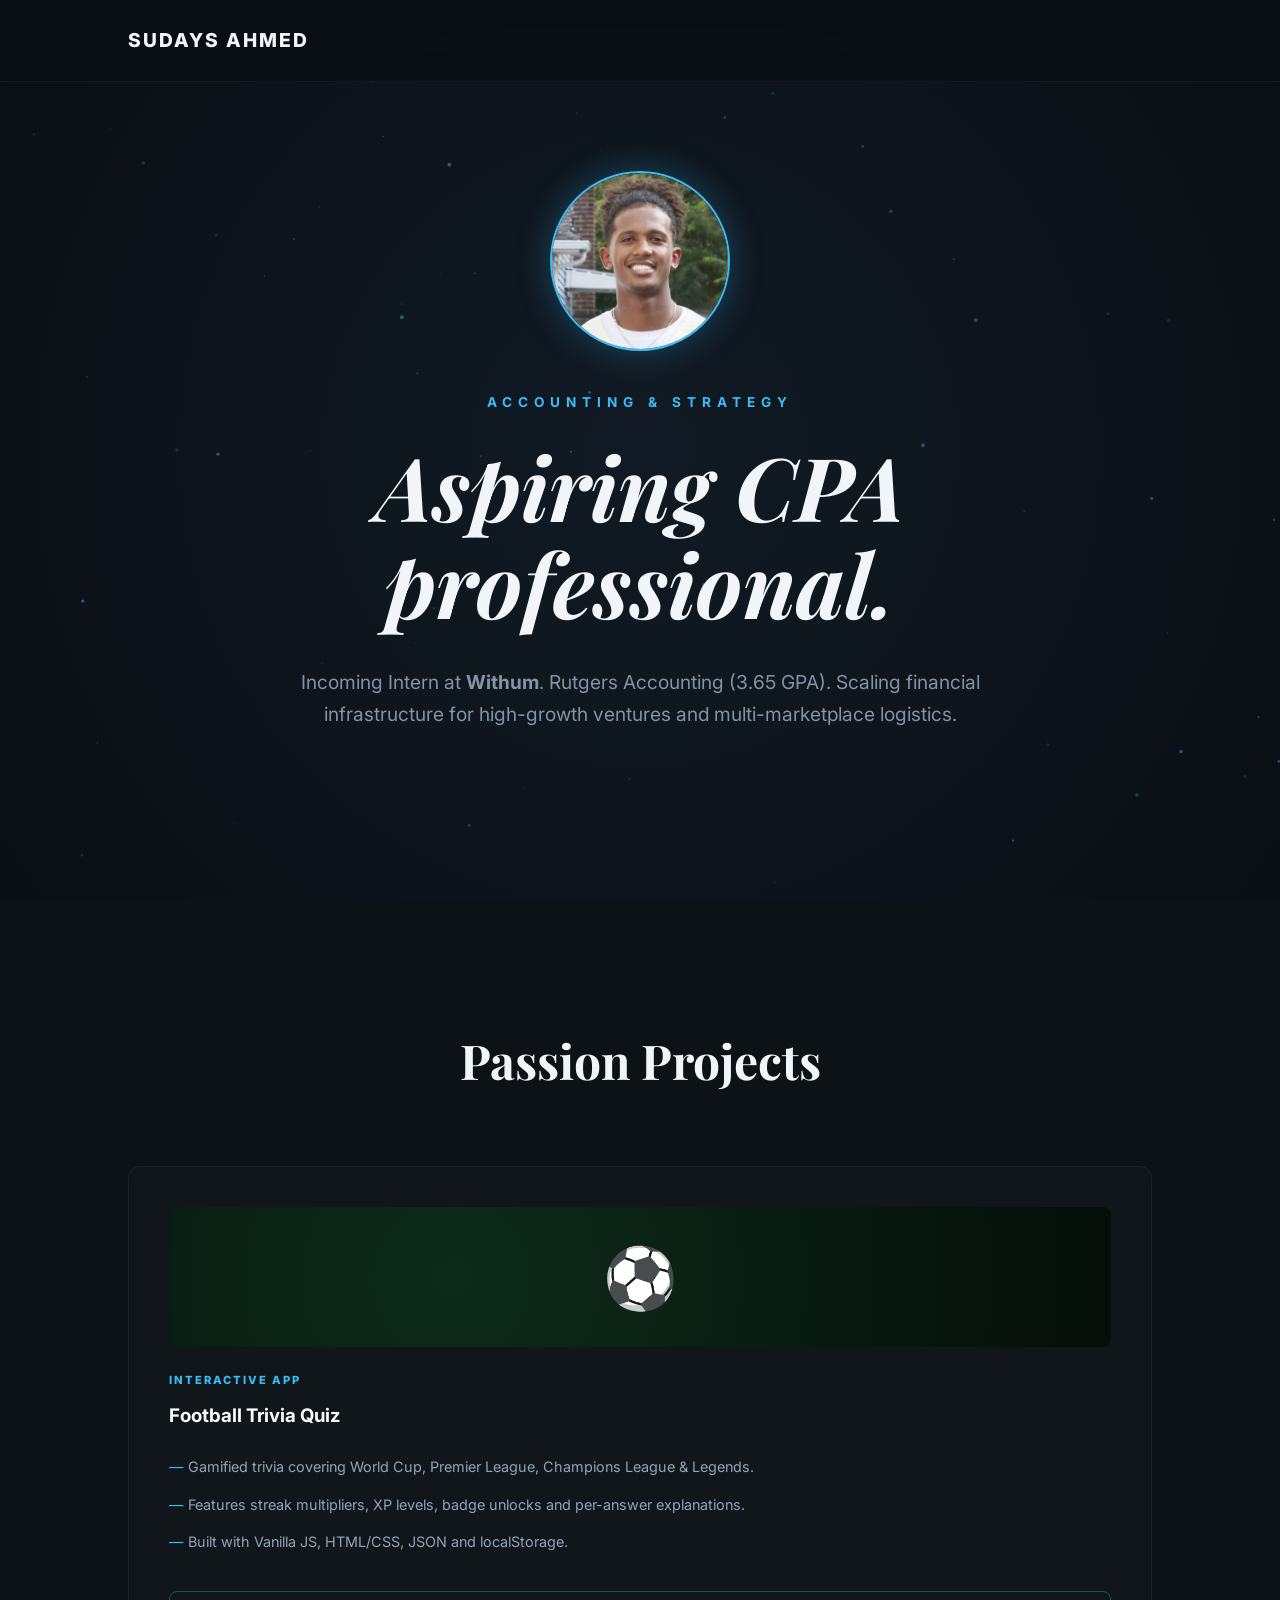
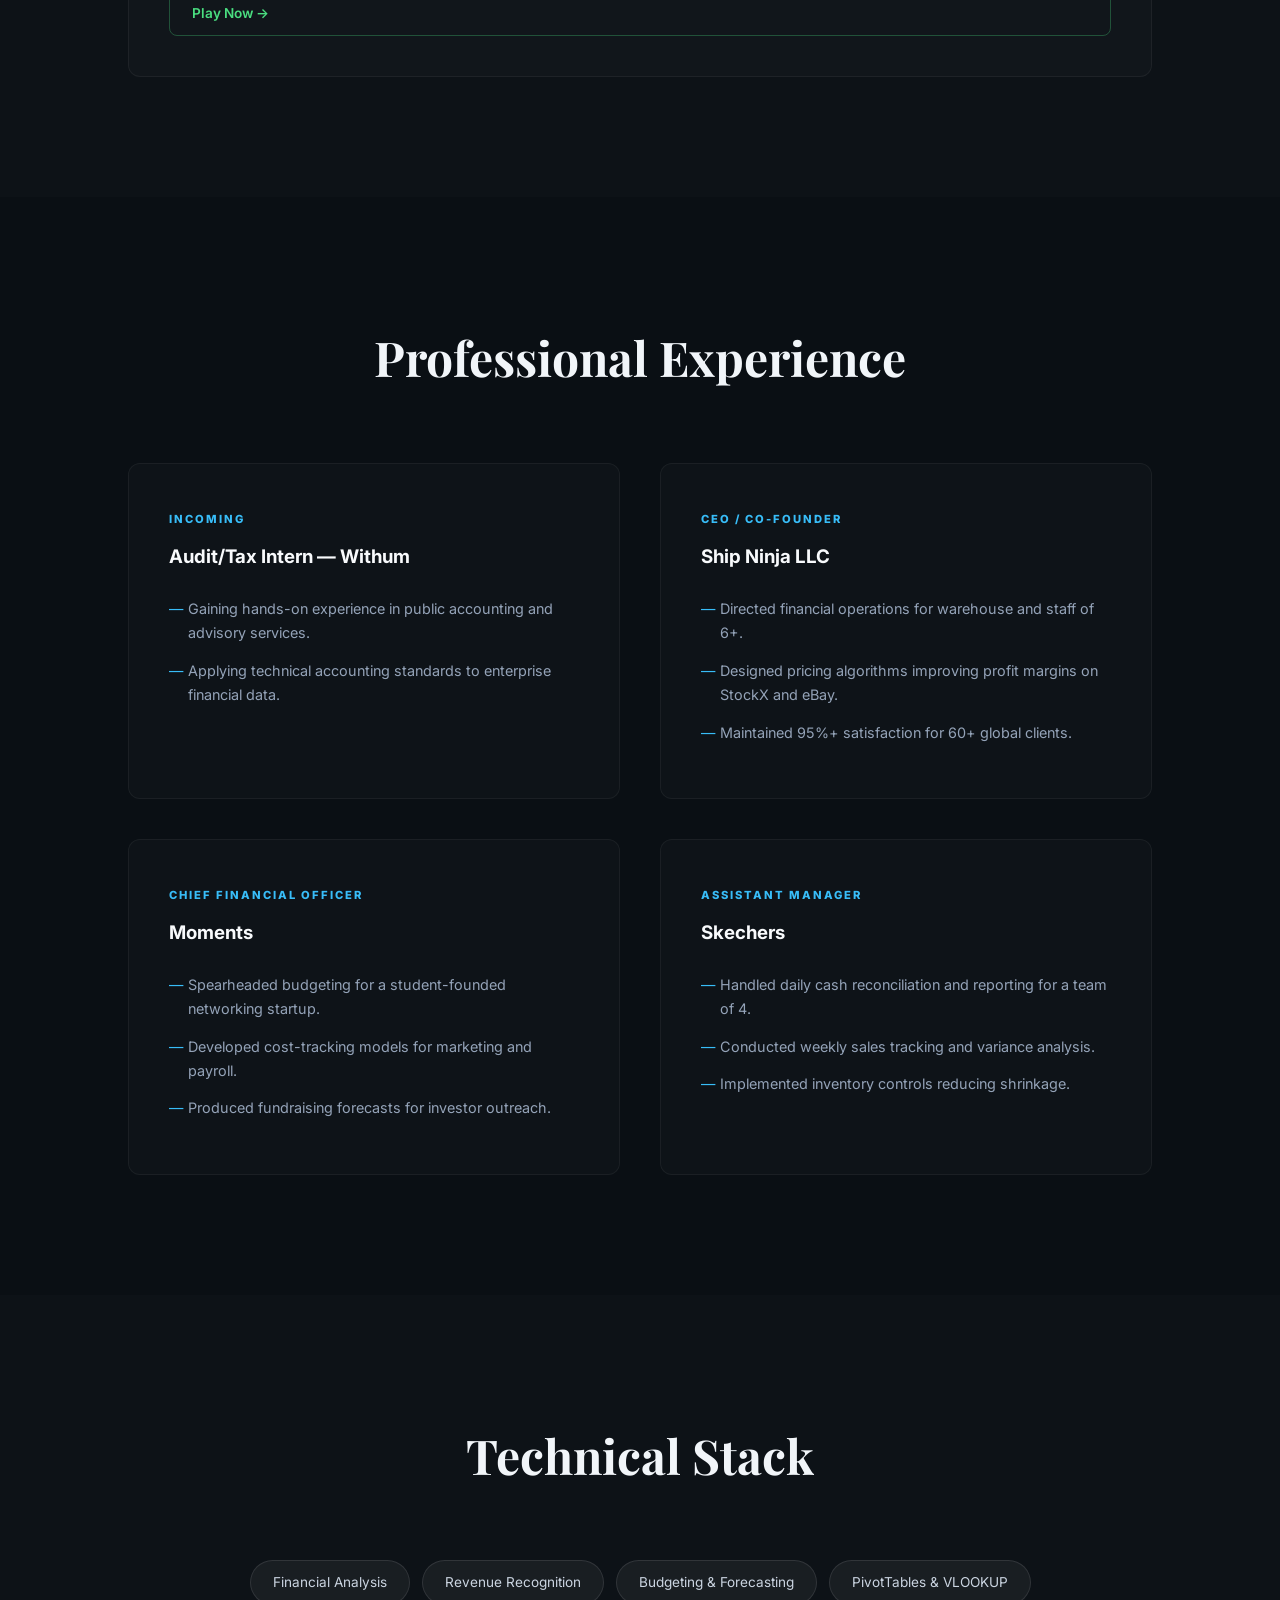
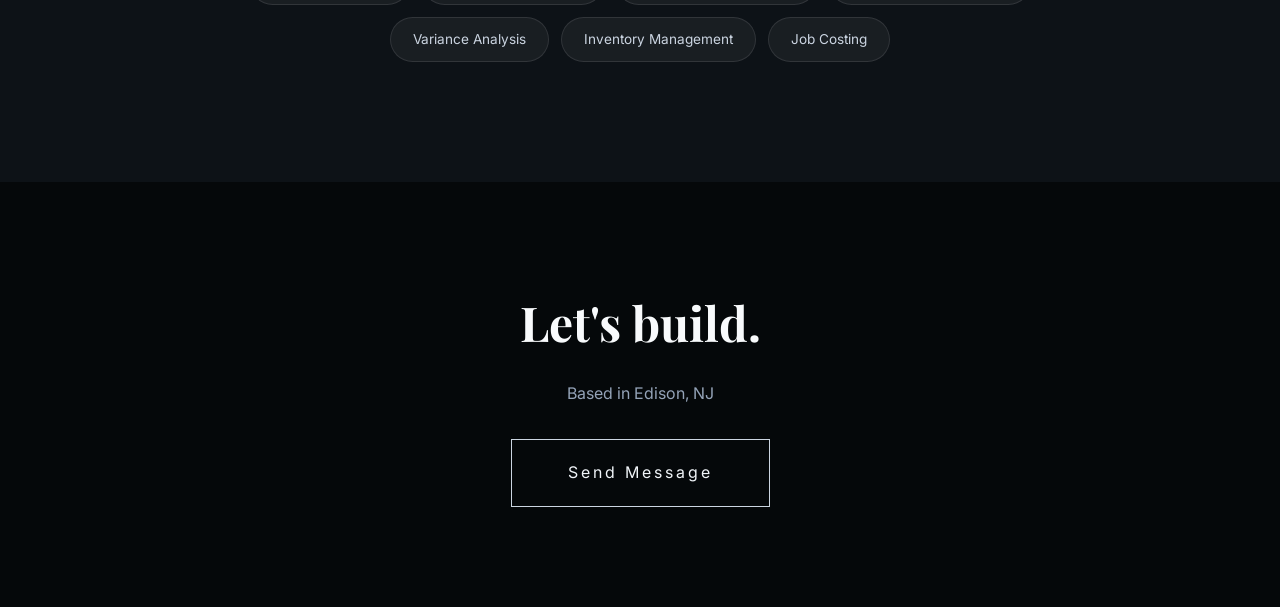
<file: index.html>
<!DOCTYPE html>
<html lang="en">
<head>
    <meta charset="UTF-8">
    <meta name="viewport" content="width=device-width, initial-scale=1.0">
    <title>Sudays Ahmed | Financial Leadership</title>
    
    <link href="https://fonts.googleapis.com/css2?family=Inter:wght@300;400;600;800&family=Playfair+Display:ital,wght@0,700;1,700&display=swap" rel="stylesheet">
    <link rel="stylesheet" href="https://cdnjs.cloudflare.com/ajax/libs/font-awesome/6.0.0/css/all.min.css">
    <link href="https://unpkg.com/aos@2.3.1/dist/aos.css" rel="stylesheet">
    
    <style>
        :root {
            --midnight: #0a0f14;
            --silver: #cbd5e1;
            --electric-blue: #38bdf8;
            --soft-white: #f1f5f9;
            --text-main: #f8fafc;
            --text-muted: #94a3b8;
        }
        * {
            margin: 0;
            padding: 0;
            box-sizing: border-box;
            scroll-behavior: smooth;
        }

        body {
            font-family: 'Inter', sans-serif;
            background-color: var(--midnight);
            color: var(--text-main);
            line-height: 1.7;
            overflow-x: hidden;
        }

        /* --- Particle Canvas --- */
        #hero-canvas {
            position: absolute;
            top: 0; left: 0;
            width: 100%; height: 100%;
            z-index: 1;
            pointer-events: none;
        }

        #progress-bar {
            position: fixed;
            top: 0; left: 0; height: 3px;
            background: var(--electric-blue);
            z-index: 2000;
            width: 0%;
            transition: width 0.1s ease-out;
            box-shadow: 0 0 10px var(--electric-blue);
        }

        nav {
            position: fixed;
            width: 100%;
            padding: 1.5rem 10%;
            display: flex;
            justify-content: space-between;
            align-items: center;
            background: rgba(10, 15, 20, 0.85);
            backdrop-filter: blur(15px);
            z-index: 1000;
            border-bottom: 1px solid rgba(255,255,255,0.05);
        }

        .logo { font-weight: 800; letter-spacing: 2px; font-size: 1.2rem; color: var(--soft-white); }

        /* --- Hero Section --- */
        header {
            height: 100vh;
            display: flex;
            flex-direction: column;
            align-items: center;
            justify-content: center;
            padding: 0 10%;
            background: radial-gradient(circle at center, #111a24 0%, #0a0f14 100%);
            text-align: center;
            position: relative;
            overflow: hidden;
        }

        .hero-content { z-index: 2; max-width: 900px; }

        .hero-headshot {
            width: 180px;
            height: 180px;
            border-radius: 50%;
            object-fit: cover;
            border: 2px solid var(--electric-blue);
            box-shadow: 0 0 35px rgba(56, 189, 248, 0.3);
            margin-bottom: 2.5rem;
            opacity: 0;
            transform: scale(0.8);
        }

        .hero-tag {
            color: var(--electric-blue);
            text-transform: uppercase;
            letter-spacing: 6px;
            font-weight: 700;
            font-size: 0.85rem;
            margin-bottom: 1.5rem;
            display: block;
            opacity: 0;
            transform: translateY(20px);
        }

        header h1 {
            font-family: 'Playfair Display', serif;
            font-size: clamp(2.8rem, 8vw, 5.5rem);
            line-height: 1.1;
            margin-bottom: 2rem;
            color: var(--soft-white);
            opacity: 0;
            transform: translateY(30px);
            font-style: italic;
        }

        .hero-subtext {
            font-size: 1.2rem;
            color: var(--text-muted);
            max-width: 750px;
            margin: 0 auto;
            opacity: 0;
            transform: translateY(20px);
        }

        /* --- Sections --- */
        section { padding: 120px 10%; background: var(--midnight); position: relative; z-index: 2; }

        .section-header h2 {
            font-family: 'Playfair Display', serif;
            font-size: 3rem;
            color: var(--soft-white);
            margin-bottom: 4rem;
            text-align: center;
        }

        .experience-grid {
            display: grid;
            grid-template-columns: repeat(auto-fit, minmax(320px, 1fr));
            gap: 2.5rem;
        }

        .work-card {
            background: rgba(255, 255, 255, 0.02);
            padding: 2.5rem;
            border-radius: 12px;
            border: 1px solid rgba(255, 255, 255, 0.05);
            transition: 0.4s ease;
        }

        .work-card:hover {
            transform: translateY(-10px);
            border-color: var(--electric-blue);
            background: rgba(255, 255, 255, 0.04);
        }

        .role-tag {
            color: var(--electric-blue);
            font-size: 0.7rem;
            font-weight: 800;
            text-transform: uppercase;
            letter-spacing: 2px;
        }

        .work-card ul {
            list-style: none;
            margin-top: 1.5rem;
            color: var(--text-muted);
            font-size: 0.9rem;
        }

        .work-card ul li {
            margin-bottom: 0.8rem;
            padding-left: 1.2rem;
            position: relative;
        }

        .work-card ul li::before {
            content: "—";
            color: var(--electric-blue);
            position: absolute; left: 0;
        }

        /* --- Skills --- */
        .skill-container {
            display: flex;
            flex-wrap: wrap;
            justify-content: center;
            gap: 12px;
            max-width: 900px;
            margin: 0 auto;
        }

        .skill-item {
            background: rgba(255,255,255,0.05);
            padding: 10px 22px;
            border-radius: 50px;
            font-size: 0.85rem;
            color: var(--silver);
            border: 1px solid rgba(255,255,255,0.1);
        }

        footer { padding: 100px 10%; text-align: center; background: #05080a; }

        .contact-btn {
            display: inline-block;
            border: 1px solid var(--silver);
            color: var(--soft-white);
            padding: 1.2rem 3.5rem;
            text-decoration: none;
            letter-spacing: 3px;
            margin-top: 2rem;
            transition: 0.4s;
        }
    </style>
</head>
<body>

    <div id="progress-bar"></div>

    <nav>
        <div class="logo">SUDAYS AHMED</div>
    </nav>

    <header>
        <canvas id="hero-canvas"></canvas>
        <img src="assets/linkedin-photo.jpg" alt="Sudays Ahmed" class="hero-headshot" id="hero-img">
        <div class="hero-content">
            <span class="hero-tag">Accounting & Strategy</span>
            <h1 id="hero-title">Aspiring CPA professional.</h1>
            <p id="hero-para" class="hero-subtext">
                Incoming Intern at <strong>Withum</strong>. Rutgers Accounting (3.65 GPA). Scaling financial infrastructure for high-growth ventures and multi-marketplace logistics.
            </p>
        </div>
    </header>
<!-- PASSION PROJECTS -->
<section id="projects" style="background: rgba(255,255,255,0.01);">
    <div class="section-header" data-aos="fade-up">
      <h2 style="font-family: 'Playfair Display'; font-size: 3rem; color: #f1f5f9; margin-bottom: 4rem; text-align: center;">Passion Projects</h2>
    </div>
    <div style="display: grid; grid-template-columns: repeat(auto-fit, minmax(340px, 1fr)); gap: 2.5rem;">
  
      <!-- Football Trivia -->
      <div class="work-card" data-aos="fade-up" style="display:flex; flex-direction:column;">
        <div style="height:140px; background: radial-gradient(circle at 30%, #0d2b1a, #050e09); border-radius:8px; display:flex; align-items:center; justify-content:center; font-size:60px; margin-bottom:1.5rem;">
          ⚽
        </div>
        <span class="role-tag">Interactive App</span>
        <h3 style="margin-top:10px;">Football Trivia Quiz</h3>
        <ul style="flex:1;">
          <li>Gamified trivia covering World Cup, Premier League, Champions League & Legends.</li>
          <li>Features streak multipliers, XP levels, badge unlocks and per-answer explanations.</li>
          <li>Built with Vanilla JS, HTML/CSS, JSON and localStorage.</li>
        </ul>
        <a href="football-trivia/index.html" style="margin-top:1.5rem; display:inline-block; color:#4ade80; border:1px solid rgba(74,222,128,0.3); padding:10px 22px; border-radius:8px; text-decoration:none; font-size:0.85rem; font-weight:600; transition:0.3s;" onmouseover="this.style.background='rgba(74,222,128,0.1)'" onmouseout="this.style.background='transparent'">
          Play Now →
        </a>
      </div>
  
    </div>
  </section>
    <section id="experience">
        <div class="section-header" data-aos="fade-up">
            <h2>Professional Experience</h2>
        </div>
        <div class="experience-grid">
            <div class="work-card" data-aos="fade-up">
                <span class="role-tag">Incoming</span>
                <h3 style="margin-top: 10px;">Audit/Tax Intern — Withum</h3>
                <ul>
                    <li>Gaining hands-on experience in public accounting and advisory services.</li>
                    <li>Applying technical accounting standards to enterprise financial data.</li>
                </ul>
            </div>

            <div class="work-card" data-aos="fade-up" data-aos-delay="100">
                <span class="role-tag">CEO / Co-Founder</span>
                <h3 style="margin-top: 10px;">Ship Ninja LLC</h3>
                <ul>
                    <li>Directed financial operations for warehouse and staff of 6+.</li>
                    <li>Designed pricing algorithms improving profit margins on StockX and eBay.</li>
                    <li>Maintained 95%+ satisfaction for 60+ global clients.</li>
                </ul>
            </div>

            <div class="work-card" data-aos="fade-up" data-aos-delay="200">
                <span class="role-tag">Chief Financial Officer</span>
                <h3 style="margin-top: 10px;">Moments</h3>
                <ul>
                    <li>Spearheaded budgeting for a student-founded networking startup.</li>
                    <li>Developed cost-tracking models for marketing and payroll.</li>
                    <li>Produced fundraising forecasts for investor outreach.</li>
                </ul>
            </div>

            <div class="work-card" data-aos="fade-up">
                <span class="role-tag">Assistant Manager</span>
                <h3 style="margin-top: 10px;">Skechers</h3>
                <ul>
                    <li>Handled daily cash reconciliation and reporting for a team of 4.</li>
                    <li>Conducted weekly sales tracking and variance analysis.</li>
                    <li>Implemented inventory controls reducing shrinkage.</li>
                </ul>
            </div>
        </div>
    </section>

    <section id="skills" style="background: rgba(255,255,255,0.01);">
        <div class="section-header" data-aos="fade-up">
            <h2>Technical Stack</h2>
        </div>
        <div class="skill-container" data-aos="zoom-in">
            <span class="skill-item">Financial Analysis</span>
            <span class="skill-item">Revenue Recognition</span>
            <span class="skill-item">Budgeting & Forecasting</span>
            <span class="skill-item">PivotTables & VLOOKUP</span>
            <span class="skill-item">Variance Analysis</span>
            <span class="skill-item">Inventory Management</span>
            <span class="skill-item">Job Costing</span>
        </div>
    </section>

    <footer id="contact">
        <h2 style="font-family: 'Playfair Display'; font-size: 3rem;">Let's build.</h2>
        <p style="color: var(--text-muted); margin-top: 1rem;">Based in Edison, NJ</p>
        <a href="mailto:sta66@scarletmail.rutgers.edu" class="contact-btn">Send Message</a>
    </footer>

    <script src="https://cdnjs.cloudflare.com/ajax/libs/gsap/3.12.2/gsap.min.js"></script>
    <script src="https://unpkg.com/aos@2.3.1/dist/aos.js"></script>
    <script>
        AOS.init({ duration: 1000, once: true });

        // Particle System
        const canvas = document.getElementById('hero-canvas');
        const ctx = canvas.getContext('2d');
        let particles = [];
        function initCanvas() { canvas.width = window.innerWidth; canvas.height = window.innerHeight; }
        class Particle {
            constructor() {
                this.x = Math.random() * canvas.width;
                this.y = Math.random() * canvas.height;
                this.size = Math.random() * 1.5 + 0.5;
                this.speedX = Math.random() * 0.4 - 0.2;
                this.speedY = Math.random() * 0.4 - 0.2;
                this.opacity = Math.random() * 0.5;
            }
            update() {
                this.x += this.speedX; this.y += this.speedY;
                if (this.x > canvas.width) this.x = 0; if (this.x < 0) this.x = canvas.width;
                if (this.y > canvas.height) this.y = 0; if (this.y < 0) this.y = canvas.height;
            }
            draw() {
                ctx.fillStyle = `rgba(56, 189, 248, ${this.opacity})`;
                ctx.beginPath(); ctx.arc(this.x, this.y, this.size, 0, Math.PI * 2); ctx.fill();
            }
        }
        function createParticles() { for (let i = 0; i < 80; i++) { particles.push(new Particle()); } }
        function animate() {
            ctx.clearRect(0, 0, canvas.width, canvas.height);
            particles.forEach(p => { p.update(); p.draw(); });
            requestAnimationFrame(animate);
        }
        initCanvas(); createParticles(); animate();
        window.addEventListener('resize', initCanvas);

        // Entrance GSAP
        window.onload = () => {
            const tl = gsap.timeline();
            tl.to("#hero-img", { opacity: 1, scale: 1, duration: 1, ease: "back.out(1.7)" })
              .to(".hero-tag", { opacity: 1, y: 0, duration: 0.8 }, "-=0.6")
              .to("#hero-title", { opacity: 1, y: 0, duration: 0.8 }, "-=0.4")
              .to("#hero-para", { opacity: 1, y: 0, duration: 0.8 }, "-=0.4");
        };

        window.onscroll = function() {
            let winScroll = document.body.scrollTop || document.documentElement.scrollTop;
            let height = document.documentElement.scrollHeight - document.documentElement.clientHeight;
            document.getElementById("progress-bar").style.width = (winScroll / height) * 100 + "%";
        };
    </script>
</body>
</html>
</file>
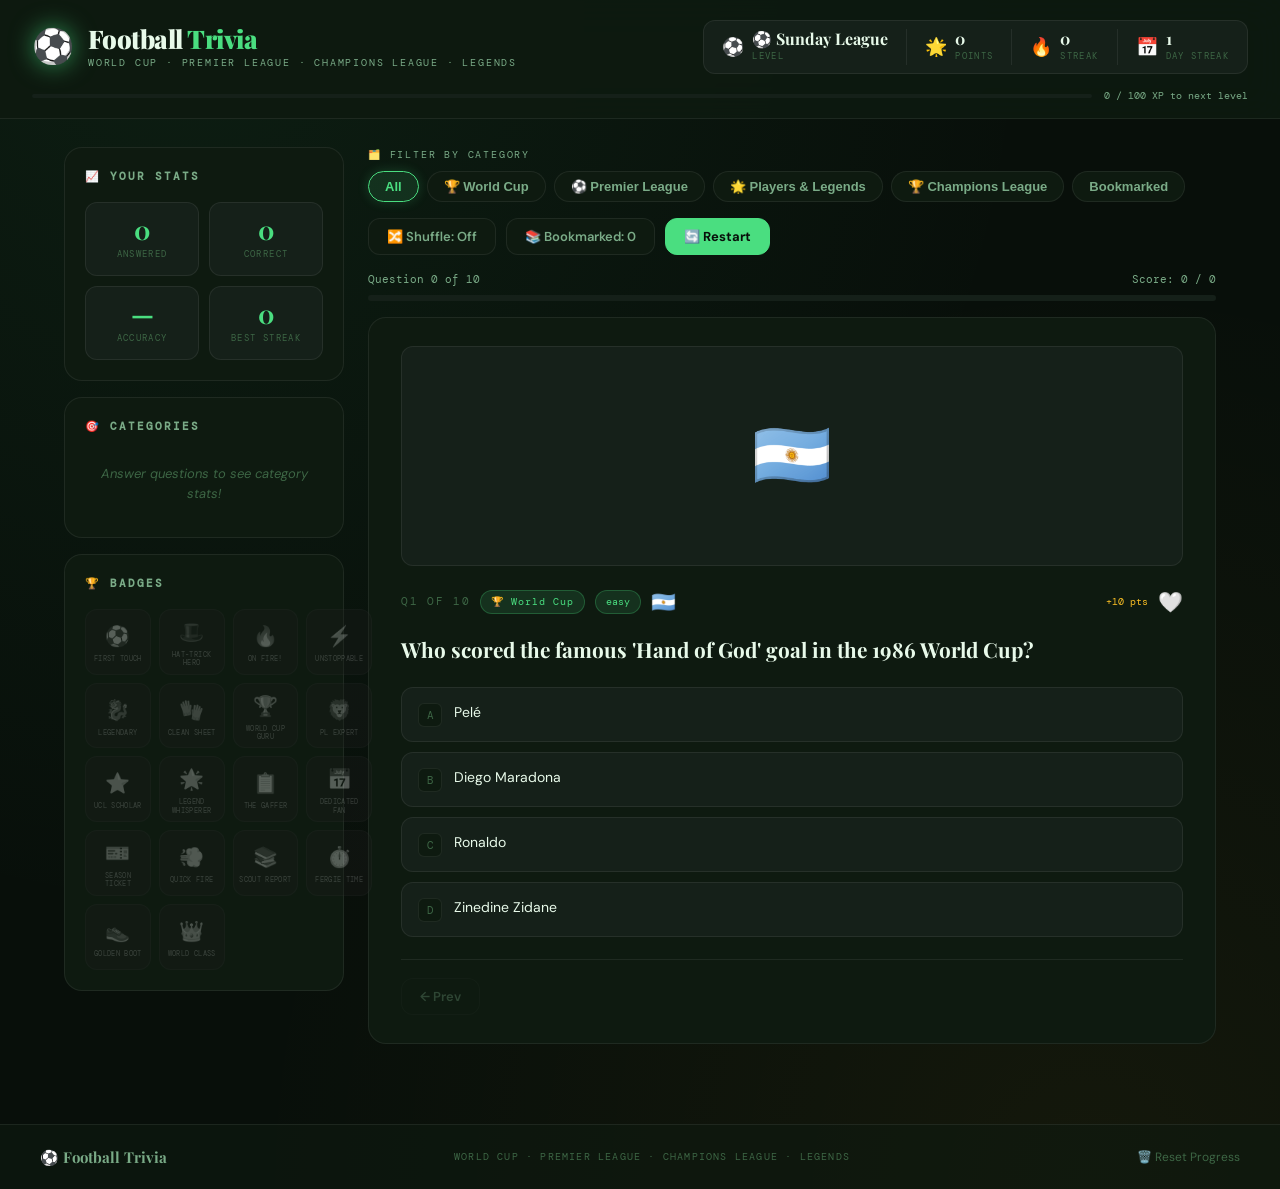
<file: football-trivia/index.html>
<!DOCTYPE html>
<html lang="en">
<head>
  <meta charset="UTF-8" />
  <meta name="viewport" content="width=device-width, initial-scale=1.0" />
  <title>⚽ Football Trivia — Ultimate Quiz</title>
  <meta name="description" content="Gamified football trivia covering the World Cup, Premier League, Champions League and legendary players. Earn badges, level up, build streaks." />
  <link rel="stylesheet" href="style.css" />
  <link rel="preconnect" href="https://fonts.googleapis.com" />
  <link rel="preconnect" href="https://fonts.gstatic.com" crossorigin />
  <link href="https://fonts.googleapis.com/css2?family=Playfair+Display:wght@700;900&family=DM+Sans:wght@300;400;600&family=DM+Mono:wght@400;500&display=swap" rel="stylesheet" />
</head>
<body>

  <header class="site-header">
    <div class="header-inner">
      <div class="header-brand">
        <span class="brand-icon">⚽</span>
        <div>
          <h1 class="brand-title">Football <span>Trivia</span></h1>
          <p class="brand-sub">World Cup · Premier League · Champions League · Legends</p>
        </div>
      </div>
      <div class="player-hud">
        <div class="hud-item"><span class="hud-icon">⚽</span><div><div class="hud-value" id="hud-level">Sunday League</div><div class="hud-label">Level</div></div></div>
        <div class="hud-divider"></div>
        <div class="hud-item"><span class="hud-icon">🌟</span><div><div class="hud-value" id="hud-points">0</div><div class="hud-label">Points</div></div></div>
        <div class="hud-divider"></div>
        <div class="hud-item"><span class="hud-icon">🔥</span><div><div class="hud-value" id="hud-streak">0</div><div class="hud-label">Streak</div></div></div>
        <div class="hud-divider"></div>
        <div class="hud-item"><span class="hud-icon">📅</span><div><div class="hud-value" id="hud-daily">0</div><div class="hud-label">Day Streak</div></div></div>
      </div>
    </div>
    <div class="xp-bar-wrap">
      <div class="xp-bar-track"><div class="xp-bar-fill" id="xp-bar"></div></div>
      <span class="xp-label" id="xp-label">0 / 100 XP to next level</span>
    </div>
  </header>

  <main class="main-layout">

    <aside class="left-panel">

      <section class="panel-card">
        <h2 class="panel-title">📈 Your Stats</h2>
        <div class="stats-grid">
          <div class="stat-box"><div class="stat-val" id="stat-answered">0</div><div class="stat-lbl">Answered</div></div>
          <div class="stat-box"><div class="stat-val" id="stat-correct">0</div><div class="stat-lbl">Correct</div></div>
          <div class="stat-box"><div class="stat-val" id="stat-accuracy">—</div><div class="stat-lbl">Accuracy</div></div>
          <div class="stat-box"><div class="stat-val" id="stat-best-streak">0</div><div class="stat-lbl">Best Streak</div></div>
        </div>
      </section>

      <section class="panel-card">
        <h2 class="panel-title">🎯 Categories</h2>
        <div id="category-stats"><p class="empty-msg">Answer questions to see category stats!</p></div>
      </section>

      <section class="panel-card">
        <h2 class="panel-title">🏆 Badges</h2>
        <div class="badges-grid" id="badges-grid"></div>
      </section>

    </aside>

    <div class="quiz-panel">

      <div class="filter-row">
        <div class="filter-label">🗂️ Filter by category</div>
        <div class="filter-buttons" id="filter-buttons"></div>
      </div>

      <div class="quiz-controls">
        <button class="btn btn-outline" id="btn-shuffle" onclick="toggleShuffle()">🔀 Shuffle: Off</button>
        <button class="btn btn-outline" onclick="toggleBookmarkFilter()">📚 Bookmarked: <span id="bookmark-count">0</span></button>
        <button class="btn btn-primary" onclick="restartQuiz()">🔄 Restart</button>
      </div>

      <div class="progress-wrap">
        <div class="progress-meta">
          <span id="progress-text">Question 0 of 0</span>
          <span id="score-text">Score: 0</span>
        </div>
        <div class="progress-track"><div class="progress-fill" id="progress-fill"></div></div>
      </div>

      <div class="streak-banner hidden" id="streak-banner">🔥 <span id="streak-msg"></span></div>

      <div id="quiz-area">
        <div class="loading-card">
          <div class="loading-icon">⚽</div>
          <p>Loading questions...</p>
        </div>
      </div>

    </div>
  </main>

  <div class="toast hidden" id="toast" role="alert" aria-live="polite">
    <span class="toast-icon" id="toast-icon">⚽</span>
    <div>
      <div class="toast-title" id="toast-title">Badge Unlocked!</div>
      <div class="toast-msg" id="toast-msg"></div>
    </div>
  </div>

  <div class="modal-overlay hidden" id="badge-modal" role="dialog" aria-modal="true">
    <div class="modal-card">
      <div class="modal-badge-icon" id="modal-badge-icon">🏆</div>
      <div class="modal-eyebrow">🎉 Badge Unlocked!</div>
      <h2 class="modal-badge-name" id="modal-badge-name"></h2>
      <p class="modal-badge-desc" id="modal-badge-desc"></p>
      <button class="btn btn-primary" onclick="closeModal()">Keep Going 🚀</button>
    </div>
  </div>

  <footer class="site-footer">
    <div class="footer-inner">
      <div class="footer-brand">⚽ Football Trivia</div>
      <div class="footer-note">World Cup · Premier League · Champions League · Legends</div>
      <button class="btn-link" onclick="confirmReset()">🗑️ Reset Progress</button>
    </div>
  </footer>

  <script src="app.js"></script>
</body>
</html>
</file>
<file: football-trivia/style.css>
@import url('https://fonts.googleapis.com/css2?family=Playfair+Display:wght@700;900&family=DM+Sans:wght@300;400;600&family=DM+Mono:wght@400;500&display=swap');

:root {
  --bg:         #080f0a;
  --bg2:        #0e1a10;
  --bg3:        #152019;
  --border:     rgba(255,255,255,0.07);
  --border-hi:  rgba(255,255,255,0.15);
  --green:      #4ade80;
  --green-dim:  rgba(74,222,128,0.12);
  --gold:       #fbbf24;
  --gold-dim:   rgba(251,191,36,0.15);
  --white:      #f0fff4;
  --red:        #f87171;
  --red-dim:    rgba(248,113,113,0.12);
  --correct:    #4ade80;
  --wrong:      #f87171;
  --text:       #e8faea;
  --text-muted: #7aab87;
  --text-dim:   #3d6645;
  --radius:     12px;
  --radius-lg:  18px;
  --shadow:     0 8px 32px rgba(0,0,0,0.5);
}

*, *::before, *::after { box-sizing: border-box; margin: 0; padding: 0; }
html { scroll-behavior: smooth; }

body {
  font-family: 'DM Sans', sans-serif;
  background: var(--bg);
  color: var(--text);
  min-height: 100vh;
  line-height: 1.6;
  background-image:
    radial-gradient(ellipse at 15% 0%, rgba(74,222,128,0.07) 0%, transparent 55%),
    radial-gradient(ellipse at 85% 100%, rgba(251,191,36,0.05) 0%, transparent 55%);
}

/* ── Header ── */
.site-header {
  background: rgba(14,26,16,0.9);
  backdrop-filter: blur(20px);
  border-bottom: 1px solid var(--border);
  padding: 20px 32px 0;
  position: sticky;
  top: 0;
  z-index: 100;
}

.header-inner { display: flex; align-items: center; justify-content: space-between; flex-wrap: wrap; gap: 16px; margin-bottom: 14px; }

.header-brand { display: flex; align-items: center; gap: 14px; }

.brand-icon {
  font-size: 34px;
  animation: spin 8s linear infinite;
  display: inline-block;
  filter: drop-shadow(0 0 12px rgba(74,222,128,0.6));
}

@keyframes spin { from { transform: rotate(0deg); } to { transform: rotate(360deg); } }

.brand-title { font-family: 'Playfair Display', serif; font-size: 1.6rem; font-weight: 900; letter-spacing: -0.02em; line-height: 1.1; }
.brand-title span { color: var(--green); }
.brand-sub { font-family: 'DM Mono', monospace; font-size: 10px; letter-spacing: 0.18em; text-transform: uppercase; color: var(--text-muted); margin-top: 3px; }

.player-hud { display: flex; align-items: center; background: var(--bg3); border: 1px solid var(--border); border-radius: var(--radius); overflow: hidden; }
.hud-item { display: flex; align-items: center; gap: 8px; padding: 10px 18px; transition: background .2s; }
.hud-item:hover { background: rgba(255,255,255,0.04); }
.hud-icon { font-size: 18px; }
.hud-value { font-family: 'Playfair Display', serif; font-size: 1rem; font-weight: 700; line-height: 1; }
.hud-label { font-family: 'DM Mono', monospace; font-size: 9px; letter-spacing: 0.15em; text-transform: uppercase; color: var(--text-dim); margin-top: 2px; }
.hud-divider { width: 1px; height: 36px; background: var(--border); }

.xp-bar-wrap { display: flex; align-items: center; gap: 12px; padding-bottom: 14px; }
.xp-bar-track { flex: 1; height: 4px; background: var(--bg3); border-radius: 99px; overflow: hidden; }
.xp-bar-fill { height: 100%; width: 0%; background: linear-gradient(90deg, var(--green), var(--gold)); border-radius: 99px; transition: width .6s cubic-bezier(.34,1.56,.64,1); box-shadow: 0 0 8px rgba(74,222,128,0.4); }
.xp-label { font-family: 'DM Mono', monospace; font-size: 10px; color: var(--text-muted); white-space: nowrap; }

/* ── Layout ── */
.main-layout { display: grid; grid-template-columns: 280px 1fr; gap: 24px; max-width: 1200px; margin: 0 auto; padding: 28px 24px 80px; }

@media (max-width: 900px) { .main-layout { grid-template-columns: 1fr; } .left-panel { display: grid; grid-template-columns: 1fr 1fr; gap: 16px; } }
@media (max-width: 600px) { .left-panel { grid-template-columns: 1fr; } .site-header { padding: 16px 16px 0; } .main-layout { padding: 16px 14px 60px; } }

/* ── Sidebar ── */
.left-panel { display: flex; flex-direction: column; gap: 16px; }

.panel-card { background: var(--bg2); border: 1px solid var(--border); border-radius: var(--radius-lg); padding: 20px; transition: border-color .2s; }
.panel-card:hover { border-color: var(--border-hi); }
.panel-title { font-family: 'DM Mono', monospace; font-size: 11px; letter-spacing: 0.18em; text-transform: uppercase; color: var(--text-muted); margin-bottom: 16px; }

.stats-grid { display: grid; grid-template-columns: 1fr 1fr; gap: 10px; }
.stat-box { background: var(--bg3); border: 1px solid var(--border); border-radius: var(--radius); padding: 14px 12px; text-align: center; transition: all .2s; }
.stat-box:hover { border-color: var(--green); box-shadow: 0 0 16px var(--green-dim); }
.stat-val { font-family: 'Playfair Display', serif; font-size: 1.6rem; font-weight: 700; color: var(--green); line-height: 1; }
.stat-lbl { font-family: 'DM Mono', monospace; font-size: 9px; letter-spacing: 0.15em; text-transform: uppercase; color: var(--text-dim); margin-top: 4px; }

.cat-stat-item { margin-bottom: 12px; }
.cat-stat-header { display: flex; justify-content: space-between; margin-bottom: 5px; font-size: 13px; }
.cat-stat-name { color: var(--text); }
.cat-stat-score { color: var(--text-muted); font-size: 12px; }
.cat-stat-bar { height: 5px; background: var(--bg3); border-radius: 99px; overflow: hidden; }
.cat-stat-fill { height: 100%; border-radius: 99px; background: linear-gradient(90deg, var(--green), var(--gold)); transition: width .5s ease; }

.empty-msg { font-size: 13px; color: var(--text-dim); text-align: center; padding: 12px 0; font-style: italic; }

.badges-grid { display: grid; grid-template-columns: repeat(4,1fr); gap: 8px; }
.badge-item { aspect-ratio: 1; display: flex; flex-direction: column; align-items: center; justify-content: center; gap: 3px; background: var(--bg3); border: 1px solid var(--border); border-radius: var(--radius); padding: 6px 4px; cursor: default; transition: all .2s; position: relative; }
.badge-item.earned { border-color: var(--gold); background: var(--gold-dim); box-shadow: 0 0 14px rgba(251,191,36,.2); animation: badgePop .4s cubic-bezier(.34,1.56,.64,1); }
.badge-item.locked { opacity: 0.3; filter: grayscale(1); }
.badge-item:hover { transform: scale(1.1); z-index: 2; }
@keyframes badgePop { from { transform: scale(0.7); opacity: 0; } to { transform: scale(1); opacity: 1; } }
.badge-emoji { font-size: 20px; }
.badge-name { font-family: 'DM Mono', monospace; font-size: 7px; letter-spacing: 0.05em; text-transform: uppercase; color: var(--text-muted); text-align: center; line-height: 1.2; }
.badge-tooltip { position: absolute; bottom: calc(100% + 8px); left: 50%; transform: translateX(-50%); background: var(--bg2); border: 1px solid var(--border-hi); border-radius: 8px; padding: 8px 10px; font-size: 11px; color: var(--text); white-space: nowrap; opacity: 0; pointer-events: none; transition: opacity .2s; z-index: 10; box-shadow: var(--shadow); }
.badge-item:hover .badge-tooltip { opacity: 1; }

/* ── Quiz Panel ── */
.quiz-panel { display: flex; flex-direction: column; gap: 16px; }

.filter-row { display: flex; flex-direction: column; gap: 8px; }
.filter-label { font-family: 'DM Mono', monospace; font-size: 10px; letter-spacing: 0.18em; text-transform: uppercase; color: var(--text-muted); }
.filter-buttons { display: flex; flex-wrap: wrap; gap: 8px; }
.f-btn { font-size: 13px; font-weight: 600; padding: 7px 16px; border-radius: 99px; border: 1px solid var(--border); background: var(--bg2); color: var(--text-muted); cursor: pointer; transition: all .2s; }
.f-btn:hover { border-color: var(--green); color: var(--green); }
.f-btn.active { background: var(--green-dim); border-color: var(--green); color: var(--green); box-shadow: 0 0 12px rgba(74,222,128,.2); }

.quiz-controls { display: flex; gap: 10px; flex-wrap: wrap; }
.btn { font-family: 'DM Sans', sans-serif; font-size: 13px; font-weight: 600; padding: 9px 18px; border-radius: var(--radius); border: 1px solid var(--border); cursor: pointer; transition: all .2s; }
.btn-outline { background: var(--bg2); color: var(--text-muted); border-color: var(--border); }
.btn-outline:hover { border-color: var(--border-hi); color: var(--text); }
.btn-primary { background: var(--green); color: #080f0a; border-color: var(--green); font-weight: 700; }
.btn-primary:hover { background: #6ee7a0; box-shadow: 0 0 20px rgba(74,222,128,.3); transform: translateY(-1px); }

.progress-wrap { display: flex; flex-direction: column; gap: 6px; }
.progress-meta { display: flex; justify-content: space-between; font-family: 'DM Mono', monospace; font-size: 11px; color: var(--text-muted); }
.progress-track { height: 6px; background: var(--bg3); border-radius: 99px; overflow: hidden; }
.progress-fill { height: 100%; width: 0%; background: linear-gradient(90deg, var(--green), var(--gold)); border-radius: 99px; transition: width .4s ease; }

.streak-banner { background: linear-gradient(135deg, rgba(251,191,36,.15), rgba(248,113,113,.1)); border: 1px solid rgba(251,191,36,.3); border-radius: var(--radius); padding: 10px 18px; font-size: 14px; font-weight: 600; color: var(--gold); text-align: center; animation: pulseGold 2s ease-in-out infinite; }
@keyframes pulseGold { 0%,100% { box-shadow: 0 0 8px rgba(251,191,36,.2); } 50% { box-shadow: 0 0 20px rgba(251,191,36,.4); } }

.loading-card { background: var(--bg2); border: 1px solid var(--border); border-radius: var(--radius-lg); padding: 60px; text-align: center; color: var(--text-muted); }
.loading-icon { font-size: 40px; margin-bottom: 12px; animation: spin 1s linear infinite; }

/* ── Question Card ── */
.question-card { background: var(--bg2); border: 1px solid var(--border); border-radius: var(--radius-lg); padding: 28px 32px; animation: cardIn .3s cubic-bezier(.34,1.2,.64,1); }
@keyframes cardIn { from { opacity:0; transform: translateY(12px) scale(.98); } to { opacity:1; transform: translateY(0) scale(1); } }

/* AI Image */
.q-image-wrap { width: 100%; height: 220px; border-radius: var(--radius); overflow: hidden; margin-bottom: 20px; position: relative; background: var(--bg3); border: 1px solid var(--border); display: flex; align-items: center; justify-content: center; }
.q-image-wrap img { width: 100%; height: 100%; object-fit: cover; border-radius: var(--radius); display: block; }
.q-image-loading { display: flex; flex-direction: column; align-items: center; gap: 8px; color: var(--text-muted); font-size: 13px; }
.q-image-loading .spinner { font-size: 28px; animation: spin 1s linear infinite; }
.q-image-caption { position: absolute; bottom: 0; left: 0; right: 0; background: linear-gradient(transparent, rgba(8,15,10,.85)); padding: 20px 12px 10px; font-size: 11px; color: var(--text-muted); font-family: 'DM Mono', monospace; }

.q-meta { display: flex; align-items: center; gap: 10px; margin-bottom: 16px; flex-wrap: wrap; }
.q-number { font-family: 'DM Mono', monospace; font-size: 11px; letter-spacing: 0.15em; text-transform: uppercase; color: var(--text-dim); }
.q-category { font-family: 'DM Mono', monospace; font-size: 10px; letter-spacing: 0.1em; padding: 3px 10px; border-radius: 99px; background: var(--green-dim); color: var(--green); border: 1px solid rgba(74,222,128,.25); }
.q-difficulty { font-family: 'DM Mono', monospace; font-size: 10px; padding: 3px 10px; border-radius: 99px; }
.q-difficulty.easy   { background: var(--green-dim); color: var(--green); border: 1px solid rgba(74,222,128,.25); }
.q-difficulty.medium { background: var(--gold-dim);  color: var(--gold);  border: 1px solid rgba(251,191,36,.25); }
.q-difficulty.hard   { background: var(--red-dim);   color: var(--red);   border: 1px solid rgba(248,113,113,.25); }
.q-points { font-family: 'DM Mono', monospace; font-size: 10px; color: var(--gold); margin-left: auto; }
.q-flag { font-size: 20px; }
.bookmark-btn { background: none; border: none; cursor: pointer; font-size: 20px; color: var(--text-dim); transition: all .2s; line-height: 1; }
.bookmark-btn:hover { transform: scale(1.2); }
.bookmark-btn.on { color: var(--gold); filter: drop-shadow(0 0 6px rgba(251,191,36,.6)); }

.q-text { font-family: 'Playfair Display', serif; font-size: clamp(1.05rem,2.5vw,1.3rem); font-weight: 700; line-height: 1.5; color: var(--text); margin-bottom: 22px; }

.options-list { list-style: none; display: flex; flex-direction: column; gap: 10px; margin-bottom: 20px; }
.opt-btn { display: flex; align-items: flex-start; gap: 12px; width: 100%; padding: 14px 16px; background: var(--bg3); border: 1px solid var(--border); border-radius: var(--radius); cursor: pointer; text-align: left; font-family: 'DM Sans', sans-serif; font-size: 14px; color: var(--text); transition: all .2s; line-height: 1.5; }
.opt-btn:hover:not(:disabled) { border-color: var(--green); background: var(--green-dim); transform: translateX(4px); }
.opt-btn:disabled { cursor: default; }
.opt-letter { font-family: 'DM Mono', monospace; font-size: 11px; min-width: 24px; height: 24px; display: flex; align-items: center; justify-content: center; border-radius: 6px; background: var(--bg2); color: var(--text-dim); border: 1px solid var(--border); flex-shrink: 0; margin-top: 1px; transition: all .2s; }
.opt-btn:hover:not(:disabled) .opt-letter { background: var(--green); color: #080f0a; border-color: var(--green); }
.opt-btn.correct { background: rgba(74,222,128,.1); border-color: var(--green); }
.opt-btn.correct .opt-letter { background: var(--green); color: #080f0a; border-color: var(--green); }
.opt-btn.wrong { background: var(--red-dim); border-color: var(--red); }
.opt-btn.wrong .opt-letter { background: var(--red); color: #fff; border-color: var(--red); }
.opt-btn.reveal { border-color: var(--green); background: rgba(74,222,128,.05); }
.opt-btn.reveal .opt-letter { background: var(--green); color: #080f0a; border-color: var(--green); }
.opt-explain { display: block; margin-top: 6px; font-size: 12px; color: var(--text-muted); font-style: italic; line-height: 1.4; }

.feedback-msg { display: flex; align-items: center; gap: 10px; padding: 13px 16px; border-radius: var(--radius); font-size: 14px; font-weight: 600; margin-bottom: 14px; animation: fadeUp .2s ease; }
.feedback-msg.correct { background: rgba(74,222,128,.1); border: 1px solid rgba(74,222,128,.3); color: var(--green); }
.feedback-msg.wrong   { background: var(--red-dim); border: 1px solid rgba(248,113,113,.3); color: var(--red); }
@keyframes fadeUp { from { opacity:0; transform: translateY(6px); } to { opacity:1; transform: translateY(0); } }

.points-pop { display: inline-block; font-family: 'Playfair Display', serif; font-size: 1.1rem; font-weight: 700; color: var(--gold); margin-left: 8px; animation: pointsPop .5s cubic-bezier(.34,1.56,.64,1); }
@keyframes pointsPop { from { transform: scale(.5) translateY(4px); opacity:0; } to { transform: scale(1) translateY(0); opacity:1; } }

.explanation-box { background: rgba(74,222,128,.05); border: 1px solid rgba(74,222,128,.15); border-radius: var(--radius); padding: 16px 18px; margin-top: 14px; animation: fadeUp .25s ease; }
.explanation-title { font-family: 'DM Mono', monospace; font-size: 10px; letter-spacing: 0.2em; text-transform: uppercase; color: var(--green); margin-bottom: 7px; }
.explanation-text { font-size: 14px; line-height: 1.7; color: var(--text-muted); }

.nav-controls { display: flex; justify-content: space-between; align-items: center; margin-top: 22px; padding-top: 18px; border-top: 1px solid var(--border); }

/* ── Complete ── */
.complete-card { background: var(--bg2); border: 1px solid var(--border); border-radius: var(--radius-lg); padding: 52px 40px; text-align: center; animation: cardIn .4s ease; }
.complete-trophy { font-size: 64px; margin-bottom: 16px; animation: bounce 1s ease infinite; }
@keyframes bounce { 0%,100% { transform: translateY(0); } 50% { transform: translateY(-8px); } }
.complete-title { font-family: 'Playfair Display', serif; font-size: 2.2rem; font-weight: 900; color: var(--text); margin-bottom: 8px; }
.complete-sub { font-size: 15px; color: var(--text-muted); margin-bottom: 32px; }
.complete-stats { display: flex; justify-content: center; gap: 32px; margin-bottom: 36px; flex-wrap: wrap; }
.cs-item { text-align: center; }
.cs-val { font-family: 'Playfair Display', serif; font-size: 2rem; font-weight: 700; line-height: 1; }
.cs-val.good { color: var(--green); } .cs-val.bad { color: var(--red); } .cs-val.gold { color: var(--gold); }
.cs-lbl { font-family: 'DM Mono', monospace; font-size: 10px; letter-spacing: 0.15em; text-transform: uppercase; color: var(--text-dim); margin-top: 4px; }
.complete-btns { display: flex; gap: 12px; justify-content: center; flex-wrap: wrap; }

/* ── Toast ── */
.toast { position: fixed; bottom: 28px; right: 28px; display: flex; align-items: center; gap: 12px; background: var(--bg2); border: 1px solid var(--gold); border-radius: var(--radius-lg); padding: 14px 20px; box-shadow: var(--shadow); z-index: 999; animation: toastIn .4s cubic-bezier(.34,1.56,.64,1); max-width: 300px; }
@keyframes toastIn { from { transform: translateY(20px) scale(.9); opacity:0; } to { transform: translateY(0) scale(1); opacity:1; } }
.toast-icon { font-size: 28px; }
.toast-title { font-family: 'DM Mono', monospace; font-size: 10px; letter-spacing: 0.15em; text-transform: uppercase; color: var(--gold); margin-bottom: 2px; }
.toast-msg { font-size: 14px; font-weight: 600; color: var(--text); }

/* ── Modal ── */
.modal-overlay { position: fixed; inset: 0; background: rgba(8,15,10,.88); backdrop-filter: blur(8px); display: flex; align-items: center; justify-content: center; z-index: 1000; animation: fadeIn .2s ease; }
@keyframes fadeIn { from { opacity:0; } to { opacity:1; } }
.modal-card { background: var(--bg2); border: 1px solid var(--gold); border-radius: var(--radius-lg); padding: 48px 40px; text-align: center; max-width: 380px; width: 90%; box-shadow: var(--shadow), 0 0 40px rgba(251,191,36,.15); animation: cardIn .4s cubic-bezier(.34,1.56,.64,1); }
.modal-badge-icon { font-size: 64px; margin-bottom: 16px; filter: drop-shadow(0 0 20px rgba(251,191,36,.6)); animation: badgeSpin .6s ease; }
@keyframes badgeSpin { from { transform: rotate(-20deg) scale(.7); } to { transform: rotate(0deg) scale(1); } }
.modal-eyebrow { font-family: 'DM Mono', monospace; font-size: 11px; letter-spacing: 0.2em; text-transform: uppercase; color: var(--gold); margin-bottom: 8px; }
.modal-badge-name { font-family: 'Playfair Display', serif; font-size: 1.8rem; font-weight: 900; color: var(--text); margin-bottom: 10px; }
.modal-badge-desc { font-size: 14px; color: var(--text-muted); margin-bottom: 28px; line-height: 1.6; }

/* ── Footer ── */
.site-footer { border-top: 1px solid var(--border); padding: 20px 32px; background: rgba(14,26,16,.6); }
.footer-inner { max-width: 1200px; margin: 0 auto; display: flex; align-items: center; justify-content: space-between; flex-wrap: wrap; gap: 10px; }
.footer-brand { font-family: 'Playfair Display', serif; font-size: 15px; font-weight: 700; color: var(--text-muted); }
.footer-note { font-family: 'DM Mono', monospace; font-size: 10px; letter-spacing: 0.12em; text-transform: uppercase; color: var(--text-dim); }
.btn-link { background: none; border: none; font-size: 12px; color: var(--text-dim); cursor: pointer; transition: color .2s; font-family: 'DM Sans', sans-serif; }
.btn-link:hover { color: var(--red); }

.hidden { display: none !important; }
</file>
